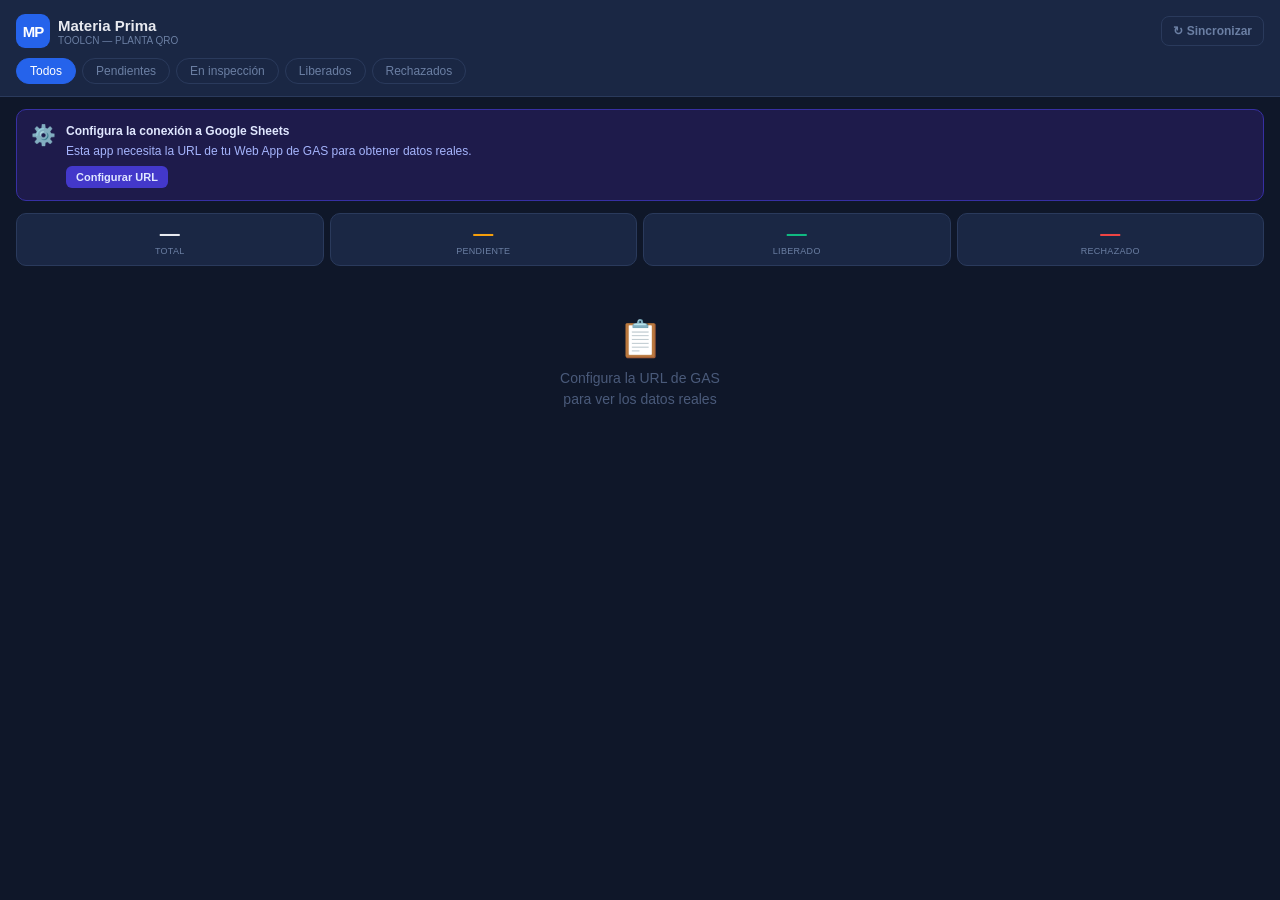
<file: toolcn-pwa/index.html>
<!DOCTYPE html>
<html lang="es">
<head>
  <meta charset="UTF-8">
  <meta name="viewport" content="width=device-width, initial-scale=1.0, user-scalable=no">
  <meta name="theme-color" content="#1a2744">
  <meta name="apple-mobile-web-app-capable" content="yes">
  <meta name="apple-mobile-web-app-status-bar-style" content="black-translucent">
  <meta name="apple-mobile-web-app-title" content="Mat. Prima">
  <title>Materia Prima — ToolCN</title>
  <link rel="manifest" href="manifest.json">
  <style>
    *{box-sizing:border-box;margin:0;padding:0;-webkit-tap-highlight-color:transparent}
    body{font-family:-apple-system,BlinkMacSystemFont,'Segoe UI',sans-serif;background:#0f1729;color:#e8eaf0;min-height:100vh;overscroll-behavior:none}

    /* HEADER */
    .header{background:#1a2744;padding:14px 16px 10px;position:sticky;top:0;z-index:100;border-bottom:1px solid #2a3a5c}
    .header-top{display:flex;align-items:center;justify-content:space-between;margin-bottom:10px}
    .logo{display:flex;align-items:center;gap:8px}
    .logo-icon{width:34px;height:34px;background:#2563eb;border-radius:9px;display:flex;align-items:center;justify-content:center;font-size:15px;font-weight:800;color:#fff;letter-spacing:-1px}
    .logo-text{font-size:15px;font-weight:600}
    .logo-sub{font-size:10px;color:#6b7fa3;margin-top:1px}
    .btn-sync{background:transparent;border:1px solid #2a3a5c;color:#6b7fa3;border-radius:8px;padding:7px 11px;font-size:12px;font-weight:600;cursor:pointer;display:flex;align-items:center;gap:5px;transition:all .15s}
    .btn-sync:active{background:#2a3a5c}
    .btn-sync.cargando{color:#2563eb;border-color:#2563eb}
    .filtros{display:flex;gap:6px;overflow-x:auto;padding-bottom:2px;scrollbar-width:none}
    .filtros::-webkit-scrollbar{display:none}
    .chip{padding:5px 13px;border-radius:20px;font-size:12px;font-weight:500;white-space:nowrap;border:1px solid #2a3a5c;background:transparent;color:#6b7fa3;cursor:pointer;flex-shrink:0}
    .chip.active{background:#2563eb;border-color:#2563eb;color:#fff}

    /* CONFIG BANNER */
    .banner-config{background:#1e1b4b;border:1px solid #3730a3;border-radius:10px;margin:12px 16px 0;padding:12px 14px;display:flex;align-items:flex-start;gap:10px}
    .banner-config.oculto{display:none}
    .banner-icon{font-size:20px;flex-shrink:0;margin-top:1px}
    .banner-txt{font-size:12px;color:#a5b4fc;line-height:1.5}
    .banner-txt b{color:#e0e7ff;display:block;margin-bottom:2px}
    .btn-config{margin-top:6px;background:#4338ca;border:none;color:#e0e7ff;border-radius:6px;padding:5px 10px;font-size:11px;font-weight:600;cursor:pointer}

    /* STATS */
    .stats{display:grid;grid-template-columns:repeat(4,1fr);gap:6px;padding:12px 16px}
    .stat{background:#1a2744;border-radius:10px;padding:9px 6px;text-align:center;border:1px solid #2a3a5c}
    .stat-num{font-size:20px;font-weight:700;line-height:1}
    .stat-lbl{font-size:9px;color:#6b7fa3;margin-top:3px;text-transform:uppercase;letter-spacing:.3px}
    .stat.total .stat-num{color:#e8eaf0}
    .stat.pendiente .stat-num{color:#f59e0b}
    .stat.liberado .stat-num{color:#10b981}
    .stat.rechazado .stat-num{color:#ef4444}

    /* LISTA */
    .lista{padding:0 16px 100px;display:flex;flex-direction:column;gap:8px}
    .card{background:#1a2744;border-radius:12px;border:1px solid #2a3a5c;overflow:hidden;cursor:pointer;transition:border-color .15s}
    .card:active{border-color:#4a5a7a}
    .card-header{display:flex;align-items:center;gap:9px;padding:11px 13px 7px}
    .dot{width:9px;height:9px;border-radius:50%;flex-shrink:0}
    .dot.pendiente{background:#f59e0b}
    .dot.liberado{background:#10b981}
    .dot.rechazado{background:#ef4444}
    .dot.inspeccion{background:#6366f1}
    .card-titulo{font-size:13px;font-weight:600;flex:1;letter-spacing:.3px}
    .badge{font-size:10px;font-weight:700;padding:3px 8px;border-radius:20px}
    .badge.pendiente{background:#422006;color:#f59e0b}
    .badge.liberado{background:#052e16;color:#10b981}
    .badge.rechazado{background:#450a0a;color:#ef4444}
    .badge.inspeccion{background:#1e1b4b;color:#818cf8}
    .card-body{display:grid;grid-template-columns:1fr 1fr;gap:3px 12px;padding:0 13px 9px}
    .fld{font-size:11px}
    .fld-k{color:#4a5a7a}
    .fld-v{color:#c8d0e0;font-weight:500}
    .card-footer{display:flex;border-top:1px solid #2a3a5c}
    .btn-act{flex:1;padding:9px;border:none;background:transparent;font-size:12px;font-weight:700;cursor:pointer;display:flex;align-items:center;justify-content:center;gap:4px}
    .btn-act:active{background:#0f1e3a}
    .btn-act+.btn-act{border-left:1px solid #2a3a5c}
    .btn-act.lib{color:#10b981}
    .btn-act.rech{color:#ef4444}

    /* OVERLAY */
    .overlay{display:none;position:fixed;inset:0;background:rgba(0,0,0,.75);z-index:200;align-items:flex-end}
    .overlay.v{display:flex}
    .modal{background:#1a2744;border-radius:20px 20px 0 0;padding:18px 18px 40px;width:100%;max-height:88vh;overflow-y:auto}
    .handle{width:36px;height:4px;background:#2a3a5c;border-radius:2px;margin:0 auto 14px}
    .modal-tit{font-size:16px;font-weight:700;margin-bottom:14px}
    .drow{display:flex;justify-content:space-between;align-items:center;padding:9px 0;border-bottom:1px solid #2a3a5c;font-size:13px}
    .drow:last-of-type{border-bottom:none}
    .dk{color:#6b7fa3}
    .dv{color:#e8eaf0;font-weight:500;text-align:right}
    .barra-acc{display:flex;gap:8px;margin-top:14px}
    .btn-lib{flex:1;padding:12px;border:none;border-radius:10px;background:#065f46;color:#10b981;font-size:14px;font-weight:700;cursor:pointer}
    .btn-rech{flex:1;padding:12px;border:none;border-radius:10px;background:#450a0a;color:#ef4444;font-size:14px;font-weight:700;cursor:pointer}
    .btn-lib:active,.btn-rech:active{opacity:.8}

    /* MODAL CONFIG */
    .campo-form{margin-bottom:13px}
    .campo-form label{font-size:12px;color:#6b7fa3;display:block;margin-bottom:4px}
    .campo-form input{width:100%;background:#0f1729;border:1px solid #2a3a5c;border-radius:8px;color:#e8eaf0;padding:10px 12px;font-size:13px}
    .campo-form input:focus{outline:none;border-color:#2563eb}
    .campo-form .hint{font-size:11px;color:#4a5a7a;margin-top:4px;line-height:1.4}
    .modal-btns{display:flex;gap:8px;margin-top:16px}
    .btn-cancel{flex:1;padding:11px;border:1px solid #2a3a5c;border-radius:9px;background:transparent;color:#6b7fa3;font-size:13px;font-weight:600;cursor:pointer}
    .btn-save{flex:2;padding:11px;border:none;border-radius:9px;background:#2563eb;color:#fff;font-size:13px;font-weight:600;cursor:pointer}

    /* TOAST */
    .toast{position:fixed;bottom:24px;left:50%;transform:translateX(-50%) translateY(80px);background:#10b981;color:#fff;padding:9px 20px;border-radius:24px;font-size:13px;font-weight:600;transition:transform .3s;z-index:300;white-space:nowrap}
    .toast.v{transform:translateX(-50%) translateY(0)}
    .toast.err{background:#ef4444}

    /* ESTADOS */
    .estado-cargando,.estado-error,.estado-vacio{text-align:center;padding:40px 20px;color:#4a5a7a}
    .estado-icon{font-size:36px;margin-bottom:8px}
    .estado-txt{font-size:14px;line-height:1.5}
    .spin{display:inline-block;animation:spin 1s linear infinite;font-size:28px;margin-bottom:8px}
    @keyframes spin{to{transform:rotate(360deg)}}
  </style>
</head>
<body>

<div class="header">
  <div class="header-top">
    <div class="logo">
      <div class="logo-icon">MP</div>
      <div>
        <div class="logo-text">Materia Prima</div>
        <div class="logo-sub">TOOLCN — PLANTA QRO</div>
      </div>
    </div>
    <button class="btn-sync" id="btnSync" onclick="cargarDatos()">&#8635; Sincronizar</button>
  </div>
  <div class="filtros">
    <button class="chip active" onclick="filtrar('todos',this)">Todos</button>
    <button class="chip" onclick="filtrar('pendiente',this)">Pendientes</button>
    <button class="chip" onclick="filtrar('inspeccion',this)">En inspecci&oacute;n</button>
    <button class="chip" onclick="filtrar('liberado',this)">Liberados</button>
    <button class="chip" onclick="filtrar('rechazado',this)">Rechazados</button>
  </div>
</div>

<!-- Banner de configuración (se oculta cuando hay URL guardada) -->
<div class="banner-config" id="bannerConfig">
  <div class="banner-icon">⚙️</div>
  <div>
    <div class="banner-txt">
      <b>Configura la conexión a Google Sheets</b>
      Esta app necesita la URL de tu Web App de GAS para obtener datos reales.
    </div>
    <button class="btn-config" onclick="abrirConfig()">Configurar URL</button>
  </div>
</div>

<div class="stats" id="stats">
  <div class="stat total"><div class="stat-num">—</div><div class="stat-lbl">Total</div></div>
  <div class="stat pendiente"><div class="stat-num">—</div><div class="stat-lbl">Pendiente</div></div>
  <div class="stat liberado"><div class="stat-num">—</div><div class="stat-lbl">Liberado</div></div>
  <div class="stat rechazado"><div class="stat-num">—</div><div class="stat-lbl">Rechazado</div></div>
</div>

<div class="lista" id="lista">
  <div class="estado-cargando">
    <div class="estado-icon">📋</div>
    <div class="estado-txt">Configura la URL de GAS<br>para ver los datos reales</div>
  </div>
</div>

<!-- MODAL DETALLE -->
<div class="overlay" id="ovDetalle" onclick="cerrarDetalle()">
  <div class="modal" onclick="event.stopPropagation()">
    <div class="handle"></div>
    <div id="detalleContenido"></div>
  </div>
</div>

<!-- MODAL CONFIG -->
<div class="overlay" id="ovConfig" onclick="cerrarConfig()">
  <div class="modal" onclick="event.stopPropagation()">
    <div class="handle"></div>
    <div class="modal-tit">⚙️ Configuración</div>
    <div class="campo-form">
      <label>URL del Web App de GAS</label>
      <input type="url" id="inpUrl" placeholder="https://script.google.com/macros/s/...">
      <div class="hint">
        Esta URL la obtienes en GAS: <b>Implementar → Nueva implementación → Web App</b>.<br>
        Cópiala y pégala aquí. Se guarda solo en este dispositivo.
      </div>
    </div>
    <div class="modal-btns">
      <button class="btn-cancel" onclick="cerrarConfig()">Cancelar</button>
      <button class="btn-save" onclick="guardarConfig()">Guardar y sincronizar</button>
    </div>
  </div>
</div>

<!-- TOAST -->
<div class="toast" id="toast"></div>

<script>
// ─── CONFIGURACIÓN ────────────────────────────────────────────────────────────
// La URL del GAS se guarda en localStorage del dispositivo
// Estructura esperada del JSON que debe devolver GAS:
// { "ok": true, "datos": [ { "colada","proveedor","diametro","peso","estatus","fecha","certificado","inspector" }, ... ] }
// ─────────────────────────────────────────────────────────────────────────────

const LS_URL = 'toolcn_mp_url';

let DATOS = [];
let filtroActual = 'todos';

const ETIQUETAS = {
  pendiente: 'Pendiente',
  inspeccion: 'En inspecci\u00f3n',
  liberado: 'Liberado',
  rechazado: 'Rechazado'
};

// ─── INIT ─────────────────────────────────────────────────────────────────────
(function init() {
  const url = localStorage.getItem(LS_URL);
  if (url) {
    document.getElementById('bannerConfig').classList.add('oculto');
    cargarDatos();
  }
  if ('serviceWorker' in navigator) {
    navigator.serviceWorker.register('./sw.js').catch(() => {});
  }
})();

// ─── CARGA DE DATOS DESDE GAS ─────────────────────────────────────────────────
function cargarDatos() {
  const url = localStorage.getItem(LS_URL);
  if (!url) { abrirConfig(); return; }

  const btn = document.getElementById('btnSync');
  btn.classList.add('cargando');
  btn.textContent = '⟳ Cargando...';
  mostrarCargando();

  // Usamos JSONP para evitar el problema de CORS con GAS
  const cbName = 'cb_mp_' + Date.now();
  const script = document.createElement('script');

  // Timeout por si GAS no responde
  const timer = setTimeout(function() {
    delete window[cbName];
    script.remove();
    btn.classList.remove('cargando');
    btn.innerHTML = '&#8635; Sincronizar';
    mostrarError('Tiempo de espera agotado. Verifica la URL de GAS.');
    mostrarToast('Error de conexión', 'err');
  }, 15000);

  window[cbName] = function(json) {
    clearTimeout(timer);
    delete window[cbName];
    script.remove();
    btn.classList.remove('cargando');
    btn.innerHTML = '&#8635; Sincronizar';

    if (!json.ok) {
      mostrarError(json.error || 'Respuesta inesperada del servidor');
      mostrarToast('Error del servidor', 'err');
      return;
    }
    DATOS = json.datos;
    renderStats();
    renderLista();
    mostrarToast('Datos actualizados ✓');
  };

  script.src = url + '?v=api&accion=getMateriaPrima&callback=' + cbName;
  document.head.appendChild(script);
}

// ─── RENDER ───────────────────────────────────────────────────────────────────
function renderStats() {
  const t = DATOS.length;
  const p = DATOS.filter(d => d.estatus === 'pendiente').length;
  const l = DATOS.filter(d => d.estatus === 'liberado').length;
  const r = DATOS.filter(d => d.estatus === 'rechazado').length;
  document.getElementById('stats').innerHTML = `
    <div class="stat total"><div class="stat-num">${t}</div><div class="stat-lbl">Total</div></div>
    <div class="stat pendiente"><div class="stat-num">${p}</div><div class="stat-lbl">Pendiente</div></div>
    <div class="stat liberado"><div class="stat-num">${l}</div><div class="stat-lbl">Liberado</div></div>
    <div class="stat rechazado"><div class="stat-num">${r}</div><div class="stat-lbl">Rechazado</div></div>
  `;
}

function renderLista() {
  const lista = document.getElementById('lista');
  const datos = filtroActual === 'todos' ? DATOS : DATOS.filter(d => d.estatus === filtroActual);

  if (!datos.length) {
    lista.innerHTML = `<div class="estado-vacio"><div class="estado-icon">📭</div><div class="estado-txt">Sin registros en esta categoría</div></div>`;
    return;
  }

  lista.innerHTML = datos.map((d, i) => {
    const idx = DATOS.indexOf(d);
    const acciones = (d.estatus === 'pendiente' || d.estatus === 'inspeccion') ? `
      <div class="card-footer">
        <button class="btn-act lib" onclick="event.stopPropagation();cambiarEstatus(${idx},'liberado')">✓ Liberar</button>
        <button class="btn-act rech" onclick="event.stopPropagation();cambiarEstatus(${idx},'rechazado')">✗ Rechazar</button>
      </div>` : '';
    return `
      <div class="card" onclick="verDetalle(${idx})">
        <div class="card-header">
          <div class="dot ${d.estatus}"></div>
          <div class="card-titulo">${d.colada || '—'}</div>
          <span class="badge ${d.estatus}">${ETIQUETAS[d.estatus] || d.estatus}</span>
        </div>
        <div class="card-body">
          <div class="fld"><span class="fld-k">Proveedor: </span><span class="fld-v">${d.proveedor || '—'}</span></div>
          <div class="fld"><span class="fld-k">Diám.: </span><span class="fld-v">${d.diametro ? d.diametro + ' mm' : '—'}</span></div>
          <div class="fld"><span class="fld-k">Peso: </span><span class="fld-v">${d.peso ? Number(d.peso).toLocaleString() + ' kg' : '—'}</span></div>
          <div class="fld"><span class="fld-k">Fecha: </span><span class="fld-v">${d.fecha || '—'}</span></div>
        </div>
        ${acciones}
      </div>`;
  }).join('');
}

function filtrar(f, btn) {
  filtroActual = f;
  document.querySelectorAll('.chip').forEach(c => c.classList.remove('active'));
  btn.classList.add('active');
  renderLista();
}

// ─── DETALLE ──────────────────────────────────────────────────────────────────
function verDetalle(idx) {
  const d = DATOS[idx];
  const acciones = (d.estatus === 'pendiente' || d.estatus === 'inspeccion') ? `
    <div class="barra-acc">
      <button class="btn-lib" onclick="cambiarEstatus(${idx},'liberado')">✓ Liberar</button>
      <button class="btn-rech" onclick="cambiarEstatus(${idx},'rechazado')">✗ Rechazar</button>
    </div>` : '';

  document.getElementById('detalleContenido').innerHTML = `
    <div style="display:flex;align-items:center;gap:9px;margin-bottom:14px">
      <div class="dot ${d.estatus}" style="width:11px;height:11px"></div>
      <div class="modal-tit" style="margin-bottom:0">${d.colada || '—'}</div>
      <span class="badge ${d.estatus}">${ETIQUETAS[d.estatus] || d.estatus}</span>
    </div>
    <div class="drow"><span class="dk">Proveedor</span><span class="dv">${d.proveedor || '—'}</span></div>
    <div class="drow"><span class="dk">Diámetro</span><span class="dv">${d.diametro ? d.diametro + ' mm' : '—'}</span></div>
    <div class="drow"><span class="dk">Peso</span><span class="dv">${d.peso ? Number(d.peso).toLocaleString() + ' kg' : '—'}</span></div>
    <div class="drow"><span class="dk">Certificado</span><span class="dv">${d.certificado || '—'}</span></div>
    <div class="drow"><span class="dk">Fecha entrada</span><span class="dv">${d.fecha || '—'}</span></div>
    <div class="drow"><span class="dk">Inspector</span><span class="dv">${d.inspector || 'Sin asignar'}</span></div>
    ${acciones}
  `;
  document.getElementById('ovDetalle').classList.add('v');
}

function cerrarDetalle() {
  document.getElementById('ovDetalle').classList.remove('v');
}

// ─── CAMBIO DE ESTATUS (envía a GAS) ─────────────────────────────────────────
async function cambiarEstatus(idx, nuevoEstatus) {
  const d = DATOS[idx];
  const url = localStorage.getItem(LS_URL);
  if (!url) { mostrarToast('Configura la URL primero', 'err'); return; }

  cerrarDetalle();
  mostrarToast(nuevoEstatus === 'liberado' ? 'Liberando...' : 'Rechazando...');

  try {
    const resp = await fetch(url, {
      method: 'POST',
      headers: { 'Content-Type': 'application/json' },
      body: JSON.stringify({ accion: 'setEstatus', colada: d.colada, estatus: nuevoEstatus })
    });
    const json = await resp.json();
    if (!json.ok) throw new Error(json.error || 'Error del servidor');

    // Actualiza local
    DATOS[idx].estatus = nuevoEstatus;
    renderStats();
    renderLista();
    mostrarToast(nuevoEstatus === 'liberado' ? 'Material liberado ✓' : 'Material rechazado ✗',
                 nuevoEstatus === 'rechazado' ? 'err' : '');
  } catch (err) {
    mostrarToast('Error: ' + err.message, 'err');
  }
}

// ─── CONFIG ───────────────────────────────────────────────────────────────────
function abrirConfig() {
  const url = localStorage.getItem(LS_URL) || '';
  document.getElementById('inpUrl').value = url;
  document.getElementById('ovConfig').classList.add('v');
}
function cerrarConfig() {
  document.getElementById('ovConfig').classList.remove('v');
}
function guardarConfig() {
  const url = document.getElementById('inpUrl').value.trim();
  if (!url.startsWith('https://script.google.com')) {
    mostrarToast('URL inválida. Debe empezar con https://script.google.com', 'err');
    return;
  }
  localStorage.setItem(LS_URL, url);
  document.getElementById('bannerConfig').classList.add('oculto');
  cerrarConfig();
  cargarDatos();
}

// ─── ESTADOS VISUALES ────────────────────────────────────────────────────────
function mostrarCargando() {
  document.getElementById('lista').innerHTML = `
    <div class="estado-cargando">
      <div class="spin">⟳</div>
      <div class="estado-txt">Conectando con Google Sheets...</div>
    </div>`;
}
function mostrarError(msg) {
  document.getElementById('lista').innerHTML = `
    <div class="estado-error">
      <div class="estado-icon">⚠️</div>
      <div class="estado-txt">${msg}<br><br>
        <button onclick="abrirConfig()" style="background:#2563eb;border:none;color:#fff;padding:8px 16px;border-radius:8px;font-size:13px;cursor:pointer">
          Revisar configuración
        </button>
      </div>
    </div>`;
}

// ─── TOAST ───────────────────────────────────────────────────────────────────
let toastTimer;
function mostrarToast(msg, tipo) {
  const t = document.getElementById('toast');
  t.textContent = msg;
  t.className = 'toast' + (tipo === 'err' ? ' err' : '') + ' v';
  clearTimeout(toastTimer);
  toastTimer = setTimeout(() => t.classList.remove('v'), 2800);
}
</script>
</body>
</html>
</file>
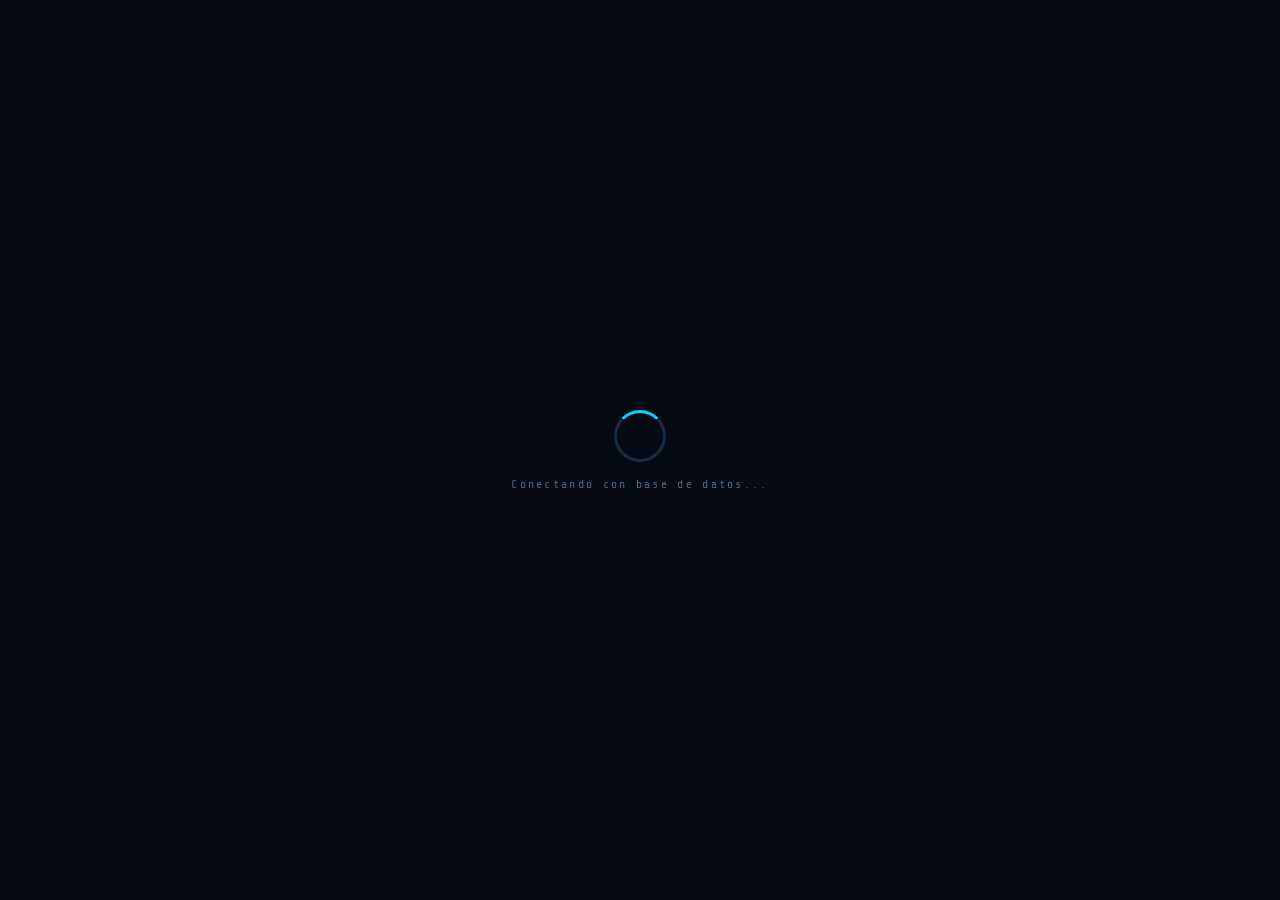
<file: pantalla_OM.html>
<!DOCTYPE html>
<html lang="es">
<head>
  <meta charset="UTF-8">
  <meta name="viewport" content="width=device-width, initial-scale=1.0">
  <title>Monitor OM — Taller</title>
  <link href="https://fonts.googleapis.com/css2?family=Rajdhani:wght@500;600;700&family=Share+Tech+Mono&display=swap" rel="stylesheet">
  <style>
    :root{
      --bg:#060a14;--panel:#0b1120;--border:#1a2a40;
      --accent:#00d4ff;--warn:#ff6b35;--danger:#ff2d55;
      --success:#00ff9d;--yellow:#ffd600;--text:#c8d8f0;--dim:#4a6a8a;
    }
    *{box-sizing:border-box;margin:0;padding:0}
    body{background:var(--bg);color:var(--text);font-family:'Rajdhani',sans-serif;height:100vh;overflow:hidden}
    body::after{content:'';position:fixed;inset:0;
      background-image:linear-gradient(rgba(0,212,255,.025) 1px,transparent 1px),
        linear-gradient(90deg,rgba(0,212,255,.025) 1px,transparent 1px);
      background-size:48px 48px;pointer-events:none;z-index:0}

    /* HEADER */
    header{position:fixed;top:0;left:0;right:0;z-index:200;height:56px;
      background:rgba(6,10,20,.97);border-bottom:1px solid var(--border);
      display:flex;align-items:center;padding:0 28px;gap:16px}
    .hdr-logo{font-size:1.3rem;font-weight:700;letter-spacing:.12em;color:#fff}
    .hdr-logo span{color:var(--accent)}
    .hdr-badge{font-family:'Share Tech Mono',monospace;font-size:.65rem;color:var(--dim);
      background:var(--panel);border:1px solid var(--border);padding:3px 10px;
      border-radius:6px;letter-spacing:.15em}
    .hdr-right{margin-left:auto;display:flex;align-items:center;gap:14px}
    #clock{font-family:'Share Tech Mono',monospace;font-size:1.1rem;color:var(--accent);letter-spacing:.1em}
    .pulse-dot{width:10px;height:10px;border-radius:50%;background:var(--success);
      box-shadow:0 0 10px var(--success);animation:blink 2s ease infinite}
    .pulse-dot.error{background:var(--danger);box-shadow:0 0 10px var(--danger)}
    #modo-label{font-family:'Share Tech Mono',monospace;font-size:.65rem;letter-spacing:.15em;
      color:var(--accent);background:rgba(0,212,255,.08);border:1px solid rgba(0,212,255,.25);
      padding:3px 12px;border-radius:20px}

    /* BARRA TEXTO */
    #progress-wrap{position:fixed;top:56px;left:0;right:0;z-index:200;height:36px;
      background:#050810;overflow:hidden;border-bottom:1px solid var(--border)}
    #progress-text-bg{position:absolute;inset:0;display:flex;align-items:center;
      justify-content:center;font-family:'Rajdhani',sans-serif;font-size:1.3rem;
      font-weight:700;letter-spacing:.35em;text-transform:uppercase;
      color:rgba(255,214,0,.12);white-space:nowrap;pointer-events:none;user-select:none}
    #progress-fill{position:absolute;top:0;left:0;bottom:0;width:0%;
      background:linear-gradient(90deg,rgba(255,214,0,.18),rgba(255,214,0,.28));
      transition:width .3s linear;overflow:hidden}
    #progress-text-fill{position:absolute;inset:0;display:flex;align-items:center;
      justify-content:center;font-family:'Rajdhani',sans-serif;font-size:1.3rem;
      font-weight:700;letter-spacing:.35em;text-transform:uppercase;
      color:var(--yellow);white-space:nowrap;pointer-events:none;user-select:none}

    /* STATS */
    .stats-strip{position:fixed;top:92px;left:0;right:0;z-index:190;
      display:flex;gap:8px;padding:8px 28px;background:var(--panel);
      border-bottom:1px solid var(--border)}
    .stat-box{display:flex;flex-direction:column;align-items:center;padding:5px 18px;
      border-radius:8px;border:1px solid var(--border);background:rgba(255,255,255,.03);min-width:90px}
    .stat-num{font-size:1.6rem;font-weight:700;line-height:1;color:#fff}
    .stat-lbl{font-family:'Share Tech Mono',monospace;font-size:.58rem;color:var(--dim);letter-spacing:.12em;margin-top:1px}
    .s-total .stat-num{color:var(--success)}.s-pend .stat-num{color:var(--warn)}
    .s-inic .stat-num{color:var(--accent)}.s-crit .stat-num{color:var(--danger)}
    #last-upd{margin-left:auto;font-family:'Share Tech Mono',monospace;font-size:.6rem;color:var(--dim);align-self:center}

    /* SCREENS */
    .screen{position:fixed;inset:0;display:none;z-index:10}
    .screen.active{display:flex;flex-direction:column}

    /* ══ PANTALLA TABLA ══ */
    #screen-tabla{padding:152px 24px 8px}

    .tabla-page-lbl{
      text-align:center;font-family:'Share Tech Mono',monospace;
      font-size:.75rem;color:var(--dim);letter-spacing:.2em;
      padding:4px 0 6px;flex-shrink:0}

    table{width:100%;border-collapse:separate;border-spacing:0 7px}

    thead th{
      font-family:'Share Tech Mono',monospace;font-size:.75rem;letter-spacing:.18em;
      color:var(--dim);text-transform:uppercase;padding:4px 14px;
      border-bottom:1px solid var(--border);text-align:left;white-space:nowrap}

    tbody tr{background:var(--panel);animation:rowIn .35s ease both}
    @keyframes rowIn{from{opacity:0;transform:translateY(8px)}to{opacity:1;transform:translateY(0)}}

    /* Marcos por prioridad en tabla (bordes más delgados) */
    tbody tr.pr-CRITICA{box-shadow:0 0 0 2px #ff2d55,0 0 16px rgba(255,45,85,.25)}
    tbody tr.pr-ALTA   {box-shadow:0 0 0 2px #ff6b35,0 0 14px rgba(255,107,53,.2)}
    tbody tr.pr-NORMAL {box-shadow:0 0 0 1px rgba(255,214,0,.4)}
    tbody tr.pr-BAJA   {box-shadow:0 0 0 1px rgba(135,206,250,.4)}

    /* Parpadeo por antigüedad */
    tbody tr.edad-2{animation:rowIn .35s ease both,parp2 1.4s ease infinite}
    tbody tr.edad-4{animation:rowIn .35s ease both,parp4 1.1s ease infinite}
    tbody tr.edad-6{animation:rowIn .35s ease both,parp6 .9s ease infinite}
    tbody tr.edad-8{animation:rowIn .35s ease both,parp8 .7s ease infinite}
    @keyframes parp2{0%,100%{opacity:1;background:var(--panel)}50%{opacity:.5;background:rgba(255,214,0,.1)}}
    @keyframes parp4{0%,100%{opacity:1;background:var(--panel)}50%{opacity:.45;background:rgba(255,107,53,.12)}}
    @keyframes parp6{0%,100%{opacity:1;background:var(--panel)}50%{opacity:.4;background:rgba(255,105,180,.12)}}
    @keyframes parp8{0%,100%{opacity:1;background:var(--panel)}50%{opacity:.35;background:rgba(255,45,85,.14)}}

    tbody td{padding:16px 14px;font-size:1.1rem;vertical-align:middle}
    tbody td:first-child{border-radius:8px 0 0 8px}
    tbody td:last-child{border-radius:0 8px 8px 0}
    .tf    {font-family:'Share Tech Mono',monospace;font-size:1rem;font-weight:700;color:var(--accent);white-space:nowrap}
    .tfecha{font-family:'Share Tech Mono',monospace;font-size:.85rem;color:var(--dim);white-space:nowrap}
    .tmaq  {font-weight:700;color:#fff;font-size:1.15rem}
    .tfalla{font-size:1rem}
    .ttm   {font-family:'Share Tech Mono',monospace;font-weight:700;text-align:center;white-space:nowrap;font-size:1.05rem}
    .ta{color:var(--danger)}.tm{color:var(--warn)}.tb{color:var(--success)}

    /* Badges */
    .badge{display:inline-block;padding:4px 11px;border-radius:5px;font-size:.78rem;
      font-weight:700;letter-spacing:.06em;text-transform:uppercase;white-space:nowrap}
    .bp-CRITICA{background:rgba(255,45,85,.2);color:#ff2d55;border:1px solid #ff2d55}
    .bp-ALTA   {background:rgba(255,107,53,.2);color:#ff6b35;border:1px solid #ff6b35}
    .bp-NORMAL {background:rgba(255,214,0,.15);color:#ffd600;border:1px solid rgba(255,214,0,.5)}
    .bp-BAJA   {background:rgba(135,206,250,.15);color:#87cefa;border:1px solid rgba(135,206,250,.5)}
    .be-PENDIENTE {background:rgba(255,107,53,.15);color:#ff6b35;border:1px solid rgba(255,107,53,.4)}
    .be-INICIADA  {background:rgba(0,212,255,.15);color:#00d4ff;border:1px solid rgba(0,212,255,.4)}
    .be-EN-PROCESO,.be-EN_PROCESO{background:rgba(168,85,247,.15);color:#a855f7;border:1px solid rgba(168,85,247,.4)}
    .be-ESPERA    {background:rgba(251,192,45,.15);color:#fbc02d;border:1px solid rgba(251,192,45,.4)}
    .be-ABIERTA   {background:rgba(0,255,157,.12);color:#00ff9d;border:1px solid rgba(0,255,157,.4)}

    .tdimg img{width:50px;height:50px;border-radius:7px;object-fit:cover;border:1px solid var(--border)}
    .tdimg .ni{color:var(--dim);font-family:'Share Tech Mono',monospace;font-size:.7rem}
    .empty-state{text-align:center;padding:60px;color:var(--dim);
      font-family:'Share Tech Mono',monospace;font-size:.85rem;letter-spacing:.1em}

    /* ══ PANTALLA DETALLE ══ */
    #screen-detalle{justify-content:center;align-items:center;padding:152px 40px 16px}

    .det-card{
      width:100%;max-width:1150px;background:var(--panel);
      border-radius:20px;display:flex;overflow:hidden;
      box-shadow:0 20px 60px rgba(0,0,0,.6);
      animation:cardIn .5s cubic-bezier(.34,1.3,.64,1) both;position:relative}
    @keyframes cardIn{from{opacity:0;transform:scale(.94) translateY(18px)}to{opacity:1;transform:scale(1) translateY(0)}}

    /* Bordes gruesos por prioridad en detalle */
    .det-card.pr-CRITICA{border:5px solid #ff2d55;box-shadow:0 0 0 5px #ff2d55,0 0 50px rgba(255,45,85,.5),0 20px 60px rgba(0,0,0,.6)}
    .det-card.pr-ALTA   {border:5px solid #ff6b35;box-shadow:0 0 0 5px #ff6b35,0 0 40px rgba(255,107,53,.4),0 20px 60px rgba(0,0,0,.6)}
    .det-card.pr-NORMAL {border:2px solid rgba(255,214,0,.45);box-shadow:0 0 25px rgba(255,214,0,.12),0 20px 60px rgba(0,0,0,.6)}
    .det-card.pr-BAJA   {border:2px solid rgba(135,206,250,.45);box-shadow:0 0 25px rgba(135,206,250,.12),0 20px 60px rgba(0,0,0,.6)}

    .det-img{width:36%;min-height:400px;background:#0a0f1e;display:flex;
      align-items:center;justify-content:center;overflow:hidden}
    .det-img img{width:100%;height:100%;object-fit:cover;opacity:.92}
    .det-no-img{display:flex;flex-direction:column;align-items:center;gap:12px;
      color:var(--dim);font-family:'Share Tech Mono',monospace;font-size:.8rem;letter-spacing:.1em}
    .det-no-img span{font-size:4rem}
    .det-info{flex:1;padding:32px 38px;display:flex;flex-direction:column;gap:16px}
    .det-head{display:flex;align-items:flex-start;justify-content:space-between;gap:16px}
    .det-folio{font-family:'Share Tech Mono',monospace;font-size:2rem;font-weight:700;color:var(--accent);letter-spacing:.1em}
    .det-badges{display:flex;gap:8px;flex-wrap:wrap;padding-top:6px}
    .det-maq  {font-size:2.1rem;font-weight:700;color:#fff;line-height:1.1}
    .det-area {font-size:1rem;color:var(--dim);font-family:'Share Tech Mono',monospace;letter-spacing:.1em}
    .det-falla{font-size:1.35rem;color:var(--text);line-height:1.4;
      border-left:3px solid var(--accent);padding-left:14px}
    .det-grid{display:grid;grid-template-columns:1fr 1fr;gap:12px;margin-top:4px}
    .det-field{display:flex;flex-direction:column;gap:3px}
    .det-flbl{font-family:'Share Tech Mono',monospace;font-size:.62rem;color:var(--dim);
      letter-spacing:.15em;text-transform:uppercase}
    .det-fval{font-size:1.05rem;font-weight:600;color:#fff}
    .det-tm  {font-family:'Share Tech Mono',monospace;font-size:2.8rem;font-weight:700;text-align:center;padding:10px 0}
    .det-tmlbl{font-family:'Share Tech Mono',monospace;font-size:.65rem;color:var(--dim);
      letter-spacing:.2em;text-align:center;margin-top:-10px}
    .det-counter{position:absolute;bottom:10px;right:0;left:0;text-align:center;
      font-family:'Share Tech Mono',monospace;font-size:.65rem;color:var(--dim);letter-spacing:.15em}

    /* ══ PANTALLA ALERTA ══ */
    #screen-alerta{justify-content:center;align-items:center;padding-top:152px;background:rgba(6,10,20,.97)}
    .al-wrap{text-align:center;max-width:960px;width:100%;padding:20px}
    .al-icon{font-size:5rem;margin-bottom:16px;animation:shake .4s ease infinite}
    @keyframes shake{0%,100%{transform:rotate(0)}25%{transform:rotate(-8deg) scale(1.05)}75%{transform:rotate(8deg) scale(1.05)}}
    .al-titulo{font-size:3rem;font-weight:700;letter-spacing:.15em;text-transform:uppercase;
      margin-bottom:8px;animation:parpadeo .7s ease infinite}
    @keyframes parpadeo{0%,100%{opacity:1}50%{opacity:.2}}
    .al-titulo.sin-asignar{color:var(--yellow)}.al-titulo.nueva{color:var(--danger)}
    .al-list{display:flex;flex-wrap:wrap;gap:16px;justify-content:center;margin-top:20px}
    .al-card{background:var(--panel);border-radius:14px;border:2px solid var(--warn);
      padding:20px 28px;min-width:260px;max-width:320px;text-align:left;
      box-shadow:0 0 30px rgba(255,107,53,.25);animation:cardIn .5s ease both}
    .al-folio{font-family:'Share Tech Mono',monospace;font-size:1.4rem;color:var(--warn);font-weight:700;margin-bottom:8px}
    .al-det{font-size:1rem;color:var(--text);line-height:1.5}
    .al-det b{color:#fff}
    .al-tm{font-family:'Share Tech Mono',monospace;font-size:1.8rem;font-weight:700;color:var(--danger);margin-top:10px}
    .al-ok{font-family:'Share Tech Mono',monospace;font-size:1.2rem;color:var(--success);letter-spacing:.15em;margin-top:24px}
    .al-check{font-size:4rem;display:block;animation:checkBounce .8s ease infinite;margin-bottom:16px}
    @keyframes checkBounce{0%,100%{transform:scale(1) rotate(-5deg)}50%{transform:scale(1.2) rotate(5deg)}}

    /* LOADER */
    #loader{position:fixed;inset:0;background:var(--bg);z-index:9999;
      display:flex;flex-direction:column;align-items:center;justify-content:center;gap:16px}
    .loader-ring{width:52px;height:52px;border-radius:50%;border:3px solid var(--border);
      border-top-color:var(--accent);animation:spin .8s linear infinite}
    .loader-txt{font-family:'Share Tech Mono',monospace;font-size:.72rem;color:var(--dim);letter-spacing:.2em}
    @keyframes spin{to{transform:rotate(360deg)}}
    @keyframes blink{0%,100%{opacity:1}50%{opacity:.2}}
  </style>
</head>
<body>

<div id="loader"><div class="loader-ring"></div><div class="loader-txt">Conectando con base de datos...</div></div>

<header>
  <div class="hdr-logo">Monitor <span>OM</span></div>
  <div class="hdr-badge">TALLER · TIEMPO REAL</div>
  <div id="modo-label">RESUMEN</div>
  <div class="hdr-right">
    <div id="clock">--:--:--</div>
    <div class="pulse-dot" id="sdot"></div>
  </div>
</header>

<div id="progress-wrap">
  <div id="progress-text-bg">CLAVOS NACIONALES &nbsp;·&nbsp; TOOL CN</div>
  <div id="progress-fill">
    <div id="progress-text-fill">CLAVOS NACIONALES &nbsp;·&nbsp; TOOL CN</div>
  </div>
</div>

<div class="stats-strip">
  <div class="stat-box s-total"><div class="stat-num" id="s-total">0</div><div class="stat-lbl">Órdenes vivas</div></div>
  <div class="stat-box s-pend"> <div class="stat-num" id="s-pend">0</div> <div class="stat-lbl">Pendientes</div></div>
  <div class="stat-box s-inic"> <div class="stat-num" id="s-inic">0</div> <div class="stat-lbl">En proceso</div></div>
  <div class="stat-box s-crit"> <div class="stat-num" id="s-crit">0</div> <div class="stat-lbl">Críticas</div></div>
  <div id="last-upd">—</div>
</div>

<!-- TABLA -->
<div class="screen active" id="screen-tabla">
  <div class="tabla-page-lbl" id="tabla-page-lbl"></div>
  <table>
    <thead><tr>
      <th>Folio</th><th>Fecha</th><th>Máquina</th><th>Área</th>
      <th>Falla</th><th>Tipo</th><th>Prioridad</th>
      <th>Técnico</th><th>T.M.</th><th>Estado</th><th>Ref</th>
    </tr></thead>
    <tbody id="tbody"></tbody>
  </table>
  <div id="empty" class="empty-state" style="display:none">✅ Sin órdenes activas</div>
</div>

<!-- DETALLE -->
<div class="screen" id="screen-detalle">
  <div class="det-card pr-NORMAL" id="det-card">
    <div class="det-img" id="det-img">
      <div class="det-no-img"><span>📷</span>Sin imagen</div>
    </div>
    <div class="det-info">
      <div class="det-head">
        <div>
          <div class="det-folio" id="d-folio">—</div>
          <div class="det-badges" id="d-badges"></div>
        </div>
        <div style="text-align:right">
          <div class="det-tm" id="d-tm">—</div>
          <div class="det-tmlbl">HRS TIEMPO MUERTO</div>
        </div>
      </div>
      <div class="det-maq"   id="d-maq">—</div>
      <div class="det-area"  id="d-area">—</div>
      <div class="det-falla" id="d-falla">—</div>
      <div class="det-grid">
        <div class="det-field"><div class="det-flbl">Tipo</div><div class="det-fval" id="d-tipo">—</div></div>
        <div class="det-field"><div class="det-flbl">Técnico</div><div class="det-fval" id="d-tec">—</div></div>
        <div class="det-field"><div class="det-flbl">Fecha generación</div><div class="det-fval" id="d-fecha">—</div></div>
        <div class="det-field"><div class="det-flbl">Fecha inicio</div><div class="det-fval" id="d-inicio">—</div></div>
      </div>
    </div>
    <div class="det-counter" id="d-counter"></div>
  </div>
</div>

<!-- ALERTA -->
<div class="screen" id="screen-alerta">
  <div class="al-wrap">
    <div class="al-icon" id="al-icon">🚨</div>
    <div class="al-titulo sin-asignar" id="al-titulo">ORDEN NUEVA SIN ASIGNAR</div>
    <div class="al-list" id="al-list"></div>
    <div class="al-ok" id="al-ok" style="display:none">
      <span class="al-check">✅</span>SIN ÓRDENES NUEVAS POR ATENDER
    </div>
  </div>
</div>

<script>
// ═══════════════════════════
//  CONFIG
// ═══════════════════════════
const SHEET_ID  = '1v21_Glgvk3ZV4SYpsMGbqNc97I7MO98BqkwmiJvYvnI';
const SHEET_TAB = 'OM';
const SERIE     = 'OM-';
const EXCLUIR   = ['CERRADA','CANCELADA'];
const MAX_FILAS = 6;   // máximo filas por página de tabla

const C = {
  FECHA:1, FOLIO:2, MAQUINA:3, AREA:4, FALLA:5, TIPO:6,
  PRIORIDAD:7, FINICIO:9, HRS_TM:12, TECNICOS:14, ESTADO:17, URL:21
};

// ── Duraciones ──
const DUR_TABLA  = 15000;  // <<< cambiar a 60000 en producción
const DUR_ALERTA = 6000;

function durDetalle(pk) {
  if (pk === 'CRITICA') return 12000;
  if (pk === 'ALTA')    return 8000;
  return 5000;  // NORMAL y BAJA
}

// ═══════════════════════════
//  ESTADO
// ═══════════════════════════
let ordenes    = [];
let foliosPend = new Set();
let modo       = 'tabla';
let cidx       = 0;
let tablaPage  = 0;
let timer      = null;
let ptimer     = null;

// ═══════════════════════════
//  RELOJ
// ═══════════════════════════
setInterval(() => {
  document.getElementById('clock').textContent =
    new Date().toLocaleTimeString('es-MX', {hour12:false});
}, 1000);

// ═══════════════════════════
//  HELPERS
// ═══════════════════════════
function v(row, col) {
  try {
    const c = row.c[col];
    if (!c || c.v == null) return '';
    if (typeof c.v === 'string' && c.v.startsWith('Date(')) {
      const p = c.v.replace('Date(','').replace(')','').split(',').map(Number);
      return new Date(p[0], p[1], p[2], p[3]||0, p[4]||0, p[5]||0);
    }
    return c.v;
  } catch { return ''; }
}

function ff(d) {
  if (!d) return '—';
  if (d instanceof Date)
    return d.toLocaleDateString('es-MX',{day:'2-digit',month:'2-digit'}) + ' ' +
           d.toLocaleTimeString('es-MX',{hour:'2-digit',minute:'2-digit',hour12:false});
  return String(d);
}

function calcTM(row) {
  // Siempre: NOW - Col B (fecha generacion), en tiempo real
  const f = v(row, C.FECHA);
  if (!(f instanceof Date)) return '—';
  return ((Date.now() - f.getTime()) / 3600000).toFixed(2);
}

function tmClass(h) {
  const n = parseFloat(h);
  if (isNaN(n)) return '';
  return n >= 4 ? 'ta' : n >= 2 ? 'tm' : 'tb';
}

function thumb(u) {
  if (!u) return '';
  const s = u.toString();
  if (s.includes('drive.google')) {
    const m = s.match(/\/d\/(.*?)\//);
    if (m) return `https://drive.google.com/thumbnail?id=${m[1]}&sz=w400`;
  }
  return s.startsWith('http') ? s : '';
}

function diasDesde(row) {
  const f = v(row, C.FECHA);
  if (!(f instanceof Date)) return 0;
  return (Date.now() - f.getTime()) / 86400000;
}

function edadClass(dias) {
  if (dias >= 8) return 'edad-8';
  if (dias >= 6) return 'edad-6';
  if (dias >= 4) return 'edad-4';
  if (dias >= 2) return 'edad-2';
  return '';
}

// Normalizar prioridad → clave CSS
function prioKey(raw) {
  const p = String(raw).toUpperCase().trim();
  if (p.includes('CRIT'))                    return 'CRITICA';
  if (p.includes('ALTA'))                    return 'ALTA';
  if (p.includes('NORM') || p.includes('MEDI')) return 'NORMAL';
  if (p.includes('BAJA'))                    return 'BAJA';
  return 'NORMAL';
}

// ═══════════════════════════
//  FETCH
// ═══════════════════════════
async function fetchDatos() {
  try {
    const r = await fetch(
      `https://docs.google.com/spreadsheets/d/${SHEET_ID}/gviz/tq?` +
      `tqx=out:json&sheet=${encodeURIComponent(SHEET_TAB)}&t=${Date.now()}`
    );
    const txt = await r.text();
    const j   = JSON.parse(txt.match(/google\.visualization\.Query\.setResponse\(([\s\S]*)\)/)[1]);
    return j.table.rows || [];
  } catch(e) { console.error(e); return null; }
}

// ═══════════════════════════
//  PROCESAR
// ═══════════════════════════
function procesar(filas) {
  const orden = {CRITICA:0, ALTA:1, NORMAL:2, BAJA:3};
  return filas
    .filter(r => {
      const fo = String(v(r, C.FOLIO));
      const es = String(v(r, C.ESTADO)).toUpperCase().trim();
      return fo.startsWith(SERIE) && !EXCLUIR.includes(es);
    })
    .sort((a, b) => {
      return (orden[prioKey(v(a,C.PRIORIDAD))] ?? 9) -
             (orden[prioKey(v(b,C.PRIORIDAD))] ?? 9);
    });
}

// ═══════════════════════════
//  STATS
// ═══════════════════════════
function stats() {
  document.getElementById('s-total').textContent = ordenes.length;
  document.getElementById('s-pend').textContent  =
    ordenes.filter(r => String(v(r,C.ESTADO)).toUpperCase().includes('PENDIENTE')).length;
  document.getElementById('s-inic').textContent  =
    ordenes.filter(r => {
      const e = String(v(r,C.ESTADO)).toUpperCase();
      return e.includes('INICIADA') || e.includes('PROCESO');
    }).length;
  document.getElementById('s-crit').textContent  =
    ordenes.filter(r => prioKey(v(r,C.PRIORIDAD)) === 'CRITICA').length;
  document.getElementById('last-upd').textContent =
    'Act: ' + new Date().toLocaleTimeString('es-MX',{hour12:false});
}

// ═══════════════════════════
//  PROGRESS BAR
// ═══════════════════════════
function prog(dur) {
  clearInterval(ptimer);
  const fill = document.getElementById('progress-fill');
  const s    = Date.now();
  fill.style.transition = 'none';
  fill.style.width = '0%';
  ptimer = setInterval(() => {
    const p = Math.min(100, ((Date.now()-s)/dur)*100);
    fill.style.transition = 'width .3s linear';
    fill.style.width = p + '%';
    if (p >= 100) clearInterval(ptimer);
  }, 200);
}

// ═══════════════════════════
//  MOSTRAR SCREEN
// ═══════════════════════════
function show(id) {
  document.querySelectorAll('.screen').forEach(s => s.classList.remove('active'));
  document.getElementById(id).classList.add('active');
}

// ═══════════════════════════
//  CICLO
// ═══════════════════════════
function irTabla() {
  modo = 'tabla';
  tablaPage = 0;
  document.getElementById('modo-label').textContent = 'RESUMEN';
  mostrarPaginaTabla();
}

function mostrarPaginaTabla() {
  show('screen-tabla');
  renderTablaPagina(tablaPage);
  prog(DUR_TABLA);
  timer = setTimeout(() => {
    const totalPags = Math.max(1, Math.ceil(ordenes.length / MAX_FILAS));
    tablaPage++;
    if (tablaPage < totalPags) {
      mostrarPaginaTabla();          // siguiente página
    } else {
      // terminaron las páginas → carrusel
      if (ordenes.length > 0) { cidx = 0; irDetalle(); }
      else { irAlerta(); }
    }
  }, DUR_TABLA);
}

function irDetalle() {
  if (cidx >= ordenes.length) { irAlerta(); return; }
  modo = 'detalle';
  const row = ordenes[cidx];
  const pk  = prioKey(v(row, C.PRIORIDAD));
  const dur = durDetalle(pk);
  document.getElementById('modo-label').textContent = `ORDEN ${cidx+1}/${ordenes.length}`;
  renderDetalle(row, cidx+1, ordenes.length, dur);
  show('screen-detalle');
  prog(dur);
  timer = setTimeout(() => { cidx++; irDetalle(); }, dur);
}

function irAlerta() {
  modo = 'alerta';
  document.getElementById('modo-label').textContent = 'ALERTAS';
  renderAlerta();
  show('screen-alerta');
  prog(DUR_ALERTA);
  timer = setTimeout(() => irTabla(), DUR_ALERTA);
}

// ═══════════════════════════
//  RENDER TABLA (paginada)
// ═══════════════════════════
function renderTablaPagina(page) {
  const tb = document.getElementById('tbody');
  if (!tb) return;
  tb.innerHTML = '';

  const lbl      = document.getElementById('tabla-page-lbl');
  const totalPag = Math.max(1, Math.ceil(ordenes.length / MAX_FILAS));

  if (ordenes.length === 0) {
    document.getElementById('empty').style.display = 'block';
    lbl.textContent = '';
    return;
  }
  document.getElementById('empty').style.display = 'none';

  const inicio = page * MAX_FILAS;
  const slice  = ordenes.slice(inicio, inicio + MAX_FILAS);

  lbl.textContent = totalPag > 1
    ? `PÁGINA ${page+1} DE ${totalPag}  ·  ${ordenes.length} órdenes activas`
    : `${ordenes.length} órdenes activas`;

  slice.forEach((row, i) => {
    const fo  = v(row,C.FOLIO)     || '—';
    const fe  = v(row,C.FECHA);
    const ma  = v(row,C.MAQUINA)   || '—';
    const ar  = v(row,C.AREA)      || '—';
    const fa  = v(row,C.FALLA)     || '—';
    const ti  = v(row,C.TIPO)      || '—';
    const prR = String(v(row,C.PRIORIDAD) || '');
    const pk  = prioKey(prR);
    const te  = v(row,C.TECNICOS)  || '—';
    const es  = String(v(row,C.ESTADO) || '').toUpperCase().trim();
    const t   = calcTM(row);
    const th  = thumb(v(row,C.URL));
    const ek  = es.replace(/\s+/g,'-');
    const ec  = edadClass(diasDesde(row));

    const tr = document.createElement('tr');
    tr.classList.add('pr-' + pk);
    if (ec) tr.classList.add(ec);
    tr.style.animationDelay = (i * .05) + 's';

    tr.innerHTML =
      `<td class="tf">${fo}</td>` +
      `<td class="tfecha">${ff(fe)}</td>` +
      `<td class="tmaq">${ma}</td>` +
      `<td style="font-size:1rem">${ar}</td>` +
      `<td class="tfalla">${fa}</td>` +
      `<td style="font-size:.88rem;color:var(--dim)">${ti}</td>` +
      `<td><span class="badge bp-${pk}">${prR || pk}</span></td>` +
      `<td style="font-size:.95rem">${te}</td>` +
      `<td class="ttm ${tmClass(t)}">${t}h</td>` +
      `<td><span class="badge be-${ek}">${es}</span></td>` +
      `<td class="tdimg">${th ? `<img src="${th}">` : '<span class="ni">—</span>'}</td>`;

    tb.appendChild(tr);
  });
}

// ═══════════════════════════
//  RENDER DETALLE
// ═══════════════════════════
function renderDetalle(row, num, total, dur) {
  const fo  = v(row,C.FOLIO)     || '—';
  const ma  = v(row,C.MAQUINA)   || '—';
  const ar  = v(row,C.AREA)      || '—';
  const fa  = v(row,C.FALLA)     || '—';
  const ti  = v(row,C.TIPO)      || '—';
  const te  = v(row,C.TECNICOS)  || '—';
  const prR = String(v(row,C.PRIORIDAD) || '');
  const pk  = prioKey(prR);
  const es  = String(v(row,C.ESTADO) || '').toUpperCase().trim();
  const fe  = v(row,C.FECHA);
  const fi  = v(row,C.FINICIO);
  const t   = calcTM(row);
  const th  = thumb(v(row,C.URL));
  const ek  = es.replace(/\s+/g,'-');

  document.getElementById('d-folio').textContent  = fo;
  document.getElementById('d-maq').textContent    = ma;
  document.getElementById('d-area').textContent   = ar;
  document.getElementById('d-falla').textContent  = fa;
  document.getElementById('d-tipo').textContent   = ti;
  document.getElementById('d-tec').textContent    = te;
  document.getElementById('d-fecha').textContent  = ff(fe);
  document.getElementById('d-inicio').textContent = ff(fi) || '—';
  document.getElementById('d-counter').textContent =
    `${num} DE ${total}  ·  próxima en ${dur/1000}s`;

  const tmEl = document.getElementById('d-tm');
  tmEl.textContent = t + ' h';
  tmEl.style.color = parseFloat(t) >= 4 ? 'var(--danger)' :
                     parseFloat(t) >= 2 ? 'var(--warn)'   : 'var(--success)';

  document.getElementById('d-badges').innerHTML =
    `<span class="badge bp-${pk}">${prR||pk}</span> ` +
    `<span class="badge be-${ek}">${es}</span>`;

  // Imagen
  document.getElementById('det-img').innerHTML = th
    ? `<img src="${th}" alt="ref">`
    : '<div class="det-no-img"><span>📷</span>Sin imagen de referencia</div>';

  // Marco por prioridad + re-animar
  const card = document.getElementById('det-card');
  card.className = `det-card pr-${pk}`;
  card.style.animation = 'none';
  void card.offsetWidth;
  card.style.animation = 'cardIn .5s cubic-bezier(.34,1.3,.64,1) both';
}

// ═══════════════════════════
//  RENDER ALERTA
// ═══════════════════════════
function renderAlerta() {
  const pends = ordenes.filter(r =>
    String(v(r,C.ESTADO)).toUpperCase().trim() === 'PENDIENTE'
  );
  const li = document.getElementById('al-list');
  const ok = document.getElementById('al-ok');
  const ti = document.getElementById('al-titulo');
  const ic = document.getElementById('al-icon');
  li.innerHTML = '';

  if (pends.length === 0) {
    ti.style.display = 'none';
    ic.style.display = 'none';
    ok.style.display = 'block';
    return;
  }

  ic.style.display = 'block';
  ok.style.display = 'none';
  ti.style.display = 'block';
  ti.textContent   = 'ORDEN NUEVA SIN ASIGNAR';
  ti.className     = 'al-titulo sin-asignar';

  pends.forEach((row, i) => {
    const fo = v(row,C.FOLIO)     || '—';
    const ma = v(row,C.MAQUINA)   || '—';
    const fa = v(row,C.FALLA)     || '—';
    const pr = v(row,C.PRIORIDAD) || '—';
    const t  = calcTM(row);
    const d  = document.createElement('div');
    d.className = 'al-card';
    d.style.animationDelay = (i * .1) + 's';
    d.innerHTML =
      `<div class="al-folio">🔴 ${fo}</div>` +
      `<div class="al-det"><b>${ma}</b><br>${fa}<br>Prioridad: <b>${pr}</b></div>` +
      `<div class="al-tm">${t} h esperando</div>`;
    li.appendChild(d);
  });
}

// ═══════════════════════════
//  ACTUALIZAR
// ═══════════════════════════
async function actualizar() {
  const dot   = document.getElementById('sdot');
  const filas = await fetchDatos();
  if (!filas) { dot.classList.add('error'); return; }
  dot.classList.remove('error');
  ordenes = procesar(filas);
  stats();

  // Detectar nuevas PENDIENTES
  const nuevasPend = new Set(
    ordenes
      .filter(r => String(v(r,C.ESTADO)).toUpperCase().trim() === 'PENDIENTE')
      .map(r => String(v(r,C.FOLIO)))
  );
  let hayNuevas = false;
  nuevasPend.forEach(f => { if (!foliosPend.has(f)) hayNuevas = true; });
  foliosPend = nuevasPend;

  document.getElementById('loader').style.display = 'none';

  if (hayNuevas && modo !== 'alerta') {
    clearTimeout(timer);
    clearInterval(ptimer);
    irAlerta();
  } else if (modo === 'tabla') {
    renderTablaPagina(tablaPage);
  }
}

// ═══════════════════════════
//  TIMER TM EN VIVO (cada 5s)
// ═══════════════════════════
function actualizarTMEnVivo() {
  // Actualizar TM en tabla visible
  if (modo === 'tabla') {
    const filas = document.querySelectorAll('#tbody tr');
    filas.forEach((tr, i) => {
      const page  = tablaPage;
      const idx   = page * MAX_FILAS + i;
      if (idx >= ordenes.length) return;
      const row   = ordenes[idx];
      const t     = calcTM(row);
      // La celda TM es la 9a (índice 8)
      const tdTM  = tr.cells[8];
      if (tdTM) {
        tdTM.textContent = t + 'h';
        tdTM.className   = 'ttm ' + tmClass(t);
      }
    });
  }
  // Actualizar TM en detalle visible
  if (modo === 'detalle' && cidx < ordenes.length) {
    const t    = calcTM(ordenes[cidx]);
    const tmEl = document.getElementById('d-tm');
    if (tmEl) {
      tmEl.textContent = t + ' h';
      tmEl.style.color = parseFloat(t) >= 4 ? 'var(--danger)' :
                         parseFloat(t) >= 2 ? 'var(--warn)'   : 'var(--success)';
    }
  }
}

// ═══════════════════════════
//  ARRANQUE
// ═══════════════════════════
(async () => {
  await actualizar();
  irTabla();
  setInterval(actualizar, 60000);      // refresco datos cada 60s
  setInterval(actualizarTMEnVivo, 5000); // TM en vivo cada 5s
})();
</script>
</body>
</html>
</file>
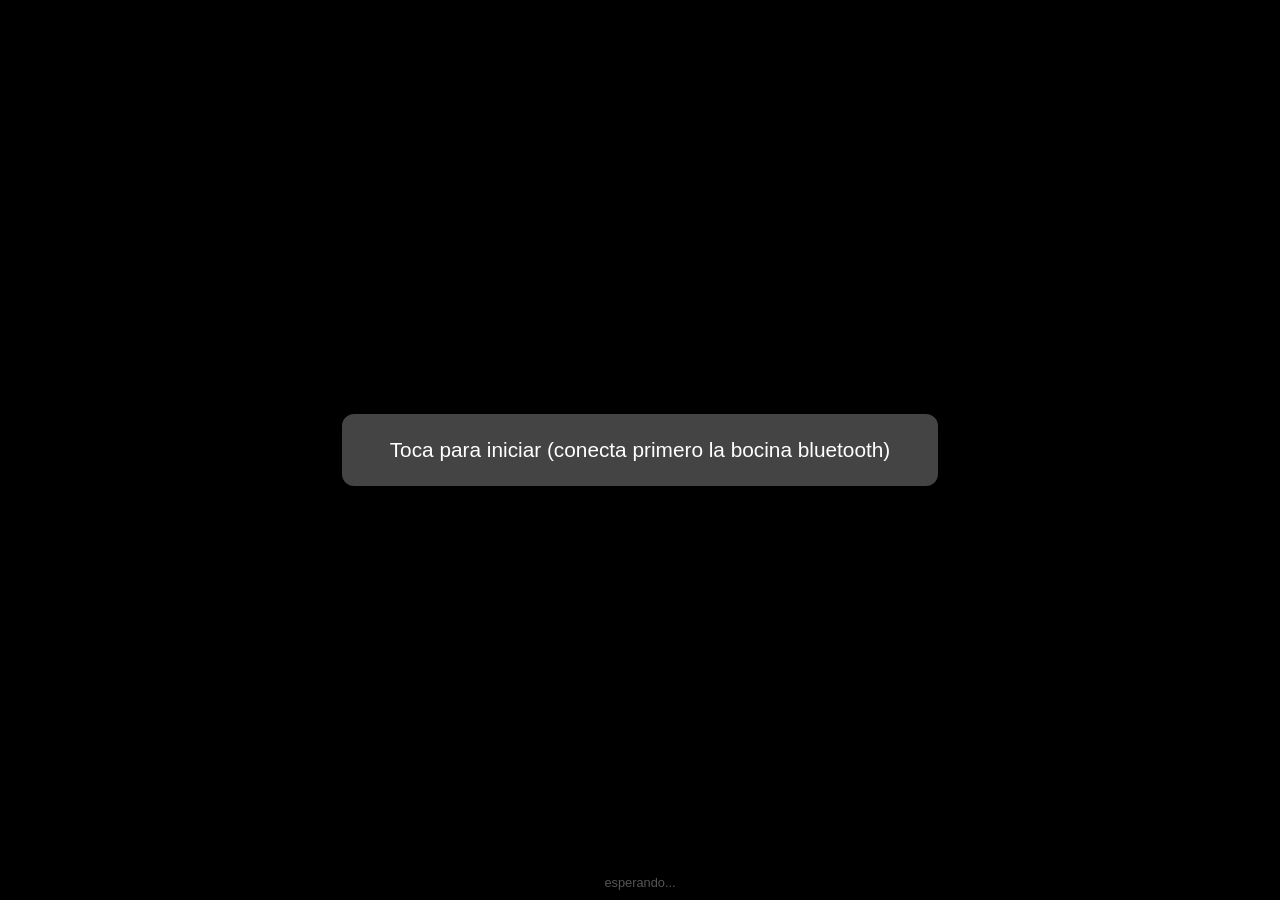
<file: aventura-verity/celular-voz.html>
<!DOCTYPE html>
<html lang="es">
<head>
<meta charset="UTF-8">
<meta name="viewport" content="width=device-width, initial-scale=1.0">
<title>Verity - Voz</title>
<style>
  body {
    background: #000;
    color: #eee;
    font-family: sans-serif;
    display: flex;
    align-items: center;
    justify-content: center;
    height: 100vh;
    margin: 0;
    text-align: center;
  }
  button {
    padding: 24px 48px;
    font-size: 1.3rem;
    border-radius: 12px;
    border: none;
    background: #444;
    color: white;
  }
  #estado {
    position: fixed;
    bottom: 10px;
    font-size: 0.8rem;
    color: #555;
  }
</style>
</head>
<body>

<button id="btnIniciar">Toca para iniciar (conecta primero la bocina bluetooth)</button>
<audio id="reproductor"></audio>
<div id="estado">esperando...</div>

<script src="verity-polling.js"></script>
<script>
  const boton = document.getElementById('btnIniciar');
  const audio = document.getElementById('reproductor');
  const estado = document.getElementById('estado');

  boton.addEventListener('click', () => {
    audio.src = "audios/silencio.mp3";
    audio.play().catch(() => {});

    boton.style.display = 'none';
    estado.textContent = 'conectado, esperando eventos...';

    iniciarSondeo((evento) => {
      estado.textContent = `reproduciendo: ${evento}`;
      audio.src = `audios/${evento}.mp3`;
      audio.play().catch(err => console.error("No se pudo reproducir:", err));
    });
  });
</script>
</body>
</html>
</file>
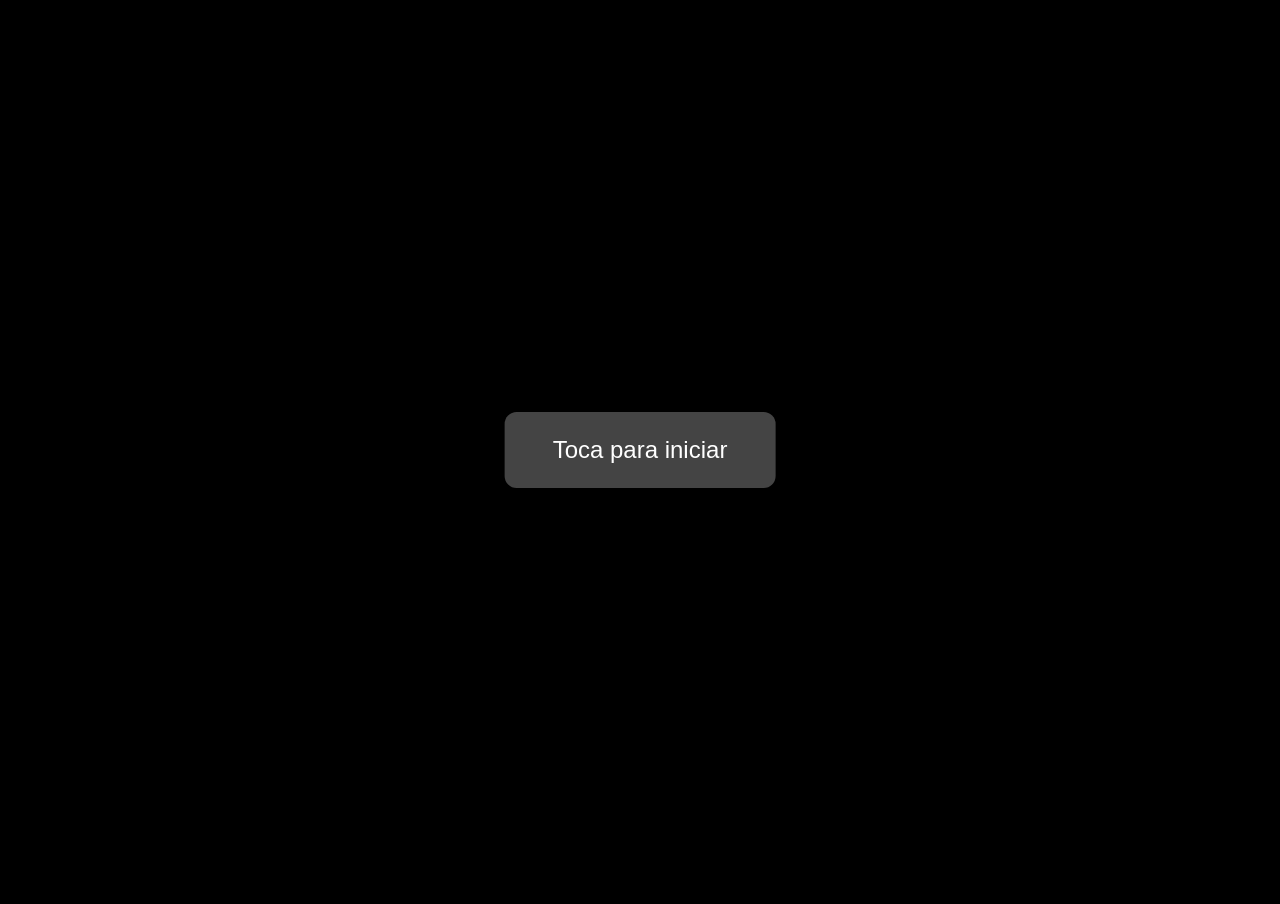
<file: aventura-verity/tv-ventana.html>
<!DOCTYPE html>
<html lang="es">
<head>
<meta charset="UTF-8">
<meta name="viewport" content="width=device-width, initial-scale=1.0">
<title>Verity - Ventana</title>
<style>
  body { margin: 0; background: #000; overflow: hidden; }
  video {
    width: 100vw;
    height: 100vh;
    object-fit: cover;
  }
  #btnIniciar {
    position: absolute;
    top: 50%;
    left: 50%;
    transform: translate(-50%, -50%);
    padding: 24px 48px;
    font-size: 1.5rem;
    border-radius: 12px;
    border: none;
    background: #444;
    color: white;
  }
</style>
</head>
<body>

<button id="btnIniciar">Toca para iniciar</button>
<video id="ventana" muted playsinline></video>

<script src="verity-polling.js"></script>
<script>
  const boton = document.getElementById('btnIniciar');
  const video = document.getElementById('ventana');

  const EVENTOS_UNA_VEZ = ["acto3_transformacion", "acto3_reto_final_exito"];

  boton.addEventListener('click', () => {
    video.src = "videos/noche_tranquila.mp4";
    video.muted = false;
    video.loop = true;
    video.play().catch(() => {});

    boton.style.display = 'none';

    iniciarSondeo((evento) => {
      video.src = `videos/${evento}.mp4`;
      video.loop = !EVENTOS_UNA_VEZ.includes(evento);
      video.play().catch(err => console.error("No se pudo reproducir:", err));
    });
  });

  video.addEventListener('ended', () => {
    if (!video.loop) {
      video.src = "videos/noche_tranquila.mp4";
      video.loop = true;
      video.play().catch(() => {});
    }
  });
</script>
</body>
</html>
</file>
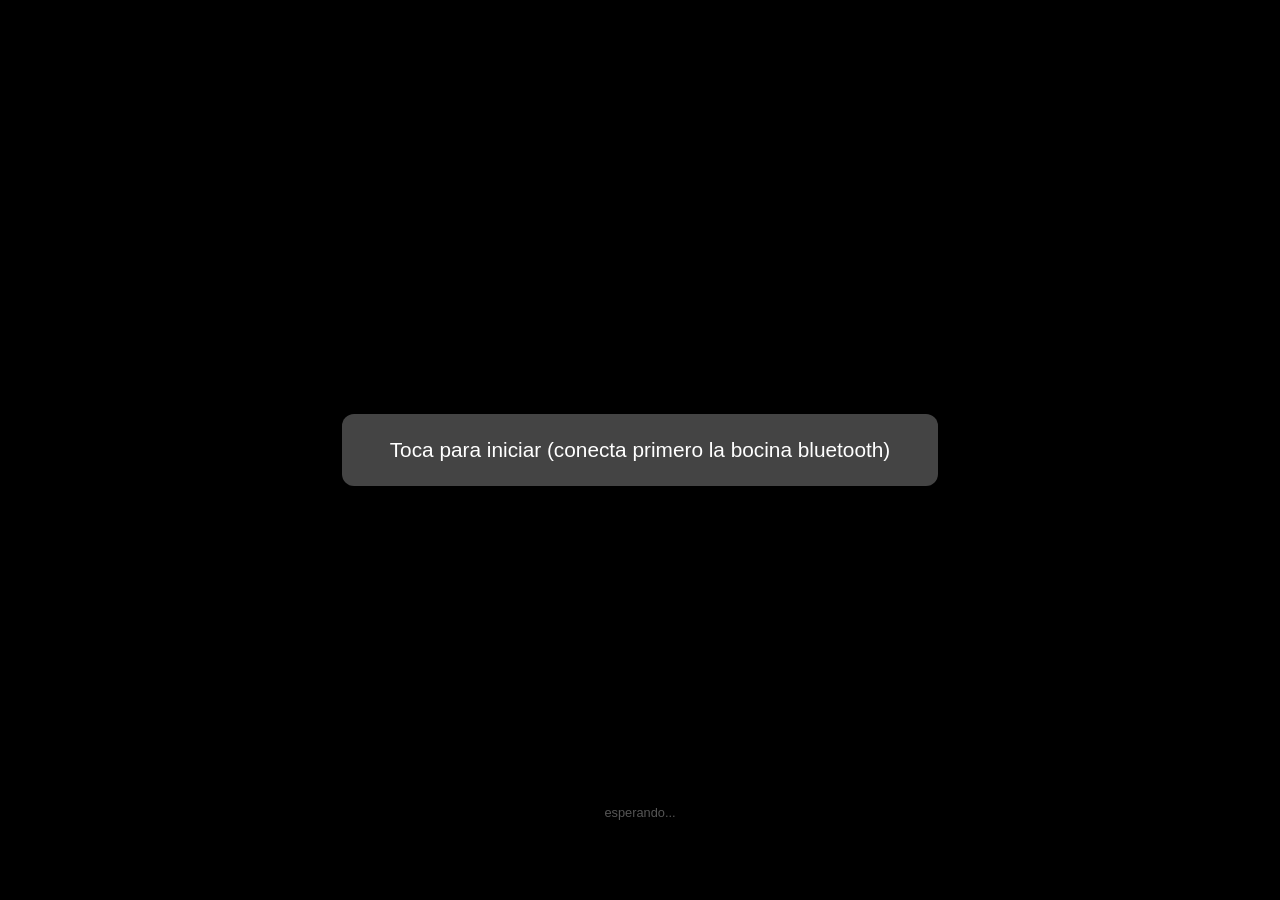
<file: verity/cel.html>
<!DOCTYPE html>
<html lang="es">
<head>
<meta charset="UTF-8">
<meta name="viewport" content="width=device-width, initial-scale=1.0">
<title>Verity - Voz</title>
<style>
  body {
    background: #000;
    color: #eee;
    font-family: sans-serif;
    display: flex;
    flex-direction: column;
    align-items: center;
    justify-content: center;
    height: 100vh;
    margin: 0;
    text-align: center;
    gap: 16px;
  }
  button {
    padding: 24px 48px;
    font-size: 1.3rem;
    border-radius: 12px;
    border: none;
    background: #444;
    color: white;
  }
  #btn-disparo {
    display: none;
    position: fixed;
    bottom: 20px;
    padding: 26px 44px;
    font-size: 1.4rem;
    background: #6a1a1a;
    border-radius: 16px;
  }
  #btn-disparo.visible { display: block; }
  .soundboard {
    display: none;
    flex-direction: column;
    gap: 10px;
    width: 90%;
    max-width: 360px;
    margin-bottom: 80px;
  }
  .soundboard.visible { display: flex; }
  .soundboard button {
    padding: 14px 20px;
    font-size: 1rem;
    background: #1a3a5c;
    border-radius: 10px;
  }
  #estado {
    position: fixed;
    bottom: 80px;
    font-size: 0.8rem;
    color: #555;
  }
</style>
</head>
<body>

<button id="btnIniciar">Toca para iniciar (conecta primero la bocina bluetooth)</button>
<audio id="reproductor"></audio>
<audio id="loop-persecucion" loop></audio>
<audio id="cancion-fondo" loop></audio>
<div id="estado">esperando...</div>
<div id="soundboard-guia" class="soundboard">
  <button onclick="reproducirFraseGuia('acto1_guia_llevame')">🎒 Llévame contigo</button>
  <button onclick="reproducirFraseGuia('acto1_guia_comenzar')">🔍 Comencemos</button>
  <button onclick="reproducirFraseGuia('acto1_guia_derecho')">⬆️ Sigue derecho</button>
  <button onclick="reproducirFraseGuia('acto1_guia_izquierda')">⬅️ Izquierda</button>
  <button onclick="reproducirFraseGuia('acto1_guia_derecha')">➡️ Derecha</button>
  <button onclick="reproducirFraseGuia('acto1_guia_atras')">↩️ Te pasaste</button>
  <button onclick="reproducirFraseGuia('acto1_guia_bano')">🚽 Baño</button>
  <button onclick="reproducirFraseGuia('acto1_guia_gas')">💨 Gas</button>
  <button onclick="reproducirFraseGuia('acto1_guia_ya_no_bano')">😅 Ya no</button>
  <button onclick="reproducirFraseGuia('acto1_guia_regresa')">📱 Regresa a la tablet</button>
</div>
<button id="btn-disparo" onclick="dispararArma()">🔫 Bruno disparó</button>

<script src="polling.js"></script>
<script>
  const boton = document.getElementById('btnIniciar');
  const audio = document.getElementById('reproductor');
  const loopPersecucion = document.getElementById('loop-persecucion');
  const cancionFondo = document.getElementById('cancion-fondo');
  const estado = document.getElementById('estado');

  // Ajusta esto a la duración real de videos/verity-destruida.mp4
  const DURACION_VIDEO_DESTRUIDA_MS = 10000;

  let ultimoEventoReproducido = null;

  audio.addEventListener('ended', () => {
    if (!ultimoEventoReproducido) return;
    fetch(`${TABLERO_URL}?clave=${CLAVE}`, {
      method: "POST",
      body: JSON.stringify({ tipo: 'audio_terminado', evento: ultimoEventoReproducido })
    }).catch(err => console.error("No se pudo avisar fin de audio:", err));
  });

  function reproducirFraseGuia(nombreArchivo) {
    const audioGuia = new Audio(`audios/${nombreArchivo}.mp3`);
    audioGuia.play().catch(err => console.error("No se pudo reproducir:", err));

    if (nombreArchivo === 'acto1_guia_regresa') {
      fetch(`${TABLERO_URL}?clave=${CLAVE}`, {
        method: "POST",
        body: JSON.stringify({ evento: 'acto1_guia_regresa' })
      }).catch(err => console.error("No se pudo avisar a la tablet:", err));
    }
  }

  function dispararArma() {
    fetch(`${TABLERO_URL}?clave=${CLAVE}`, {
      method: "POST",
      body: JSON.stringify({ evento: 'acto3_disparo_arma' })
    }).catch(err => console.error("No se pudo enviar la señal:", err));
  }

  boton.addEventListener('click', () => {
    audio.src = "audios/silencio.mp3";
    audio.play().catch(() => {});

    boton.style.display = 'none';
    estado.textContent = 'conectado, esperando eventos...';

    iniciarSondeo((evento) => {
      if (evento === 'reiniciar_todo') {
        ultimoEventoReproducido = null;
        audio.src = "audios/silencio.mp3";
        audio.play().catch(() => {});
        loopPersecucion.pause();
        loopPersecucion.currentTime = 0;
        cancionFondo.pause();
        cancionFondo.currentTime = 0;
        document.getElementById('btn-disparo').classList.remove('visible');
        document.getElementById('soundboard-guia').classList.remove('visible');
        estado.textContent = 'reiniciado, esperando eventos...';
        return;
      }

      if (evento === 'acto3_disparo_arma') {
        loopPersecucion.pause();
        loopPersecucion.currentTime = 0;
        cancionFondo.pause();
        cancionFondo.currentTime = 0;
        document.getElementById('btn-disparo').classList.remove('visible');
        estado.textContent = 'esperando el final...';
        setTimeout(() => {
          ultimoEventoReproducido = 'acto3_final';
          audio.src = 'audios/acto3_final.mp3';
          audio.play().catch(err => console.error("No se pudo reproducir:", err));
        }, DURACION_VIDEO_DESTRUIDA_MS);
        return;
      }

      estado.textContent = `reproduciendo: ${evento}`;
      ultimoEventoReproducido = evento;
      audio.src = `audios/${evento}.mp3`;
      audio.play().catch(err => console.error("No se pudo reproducir:", err));

      if (evento === 'acto1_guia_inicio') {
        document.getElementById('soundboard-guia').classList.add('visible');
      }

      if (evento === 'acto1_hacha_obtenida') {
        document.getElementById('soundboard-guia').classList.remove('visible');
      }

      if (evento === 'acto3_arma_lista') {
        loopPersecucion.src = 'audios/acto3_bruno_voy_por_ti.mp3';
        loopPersecucion.play().catch(() => {});
        cancionFondo.src = 'audios/cancion-atacando.mp3';
        cancionFondo.volume = 0.4;
        cancionFondo.play().catch(() => {});
        document.getElementById('btn-disparo').classList.add('visible');
      }
    });
  });
</script>
</body>
</html>
</file>
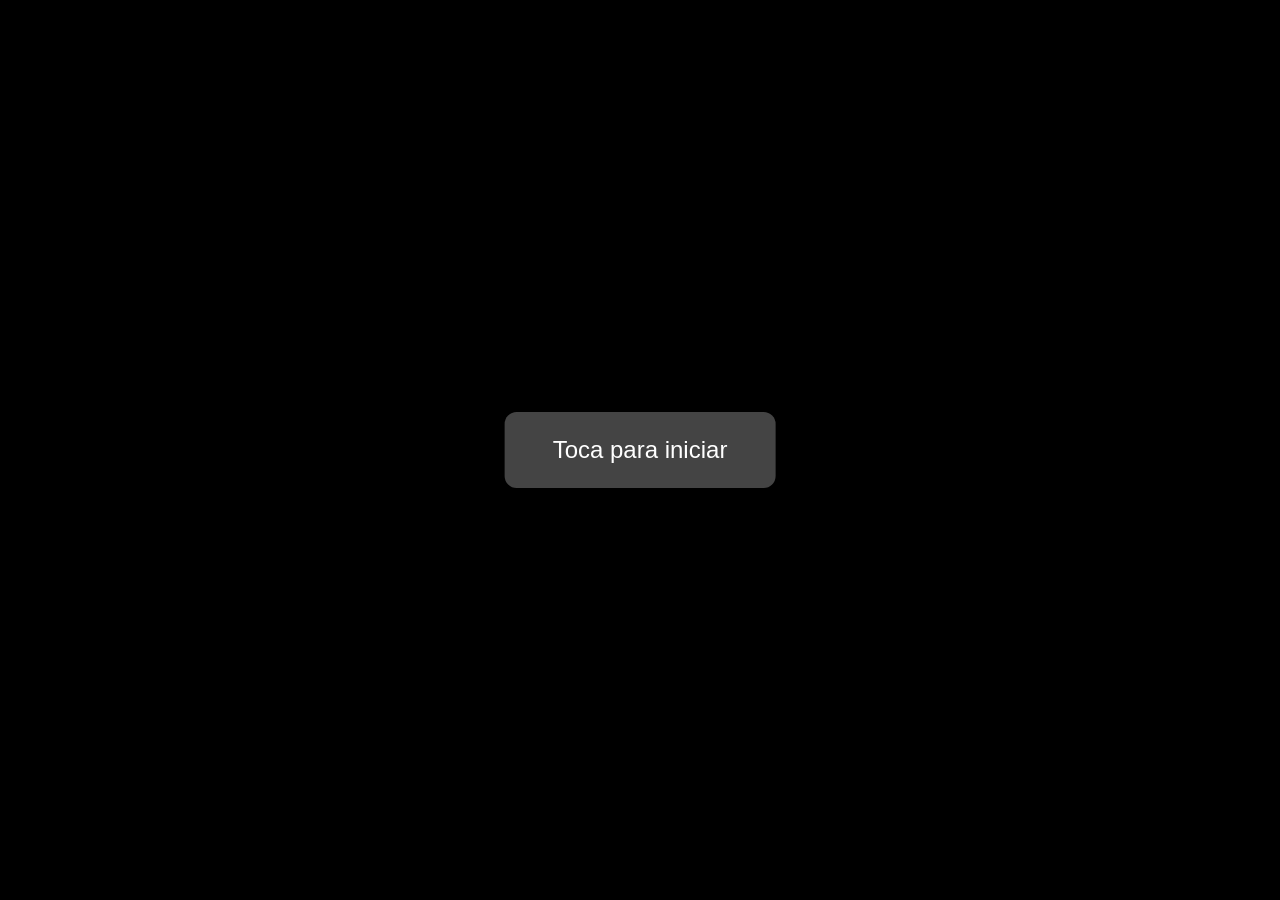
<file: verity/tv.html>
<!DOCTYPE html>
<html lang="es">
<head>
<meta charset="UTF-8">
<meta name="viewport" content="width=device-width, initial-scale=1.0">
<title>Verity - Ventana</title>
<style>
  body { margin: 0; background: #000; overflow: hidden; }
  video {
    position: fixed;
    inset: 0;
    width: 100vw;
    height: 100vh;
    object-fit: cover;
  }
  #fondo-tv { z-index: 1; }
  #efecto-tv {
    z-index: 2;
    opacity: 0;
    transition: opacity 0.2s;
    mix-blend-mode: screen;
  }
  #cinematica-tv {
    z-index: 3;
    opacity: 0;
    transition: opacity 0.2s;
    background: #000;
  }
  #btnIniciar {
    position: fixed;
    top: 50%;
    left: 50%;
    transform: translate(-50%, -50%);
    padding: 24px 48px;
    font-size: 1.5rem;
    border-radius: 12px;
    border: none;
    background: #444;
    color: white;
    z-index: 10;
  }
</style>
</head>
<body>

<button id="btnIniciar">Toca para iniciar</button>

<video id="fondo-tv" playsinline loop></video>
<video id="efecto-tv" playsinline></video>
<video id="cinematica-tv" playsinline></video>
<audio id="musica-tv" loop></audio>

<script src="polling.js"></script>
<script>
  const boton = document.getElementById('btnIniciar');
  const fondo = document.getElementById('fondo-tv');
  const efecto = document.getElementById('efecto-tv');
  const cinematica = document.getElementById('cinematica-tv');
  const musica = document.getElementById('musica-tv');

  const FONDO_DIA = "videos/dia.mp4";

  // Fondos que cambian y se quedan en loop
  const EVENTOS_INICIO_NOCHE_FONDO = {
    "acto1_inicio": "videos/fondo-noche1.mp4",
    "acto2_inicio": "videos/fondo-noche1.mp4",
    "acto3_inicio": "videos/fondo-noche1.mp4",
    "acto3_pila_obtenida": "videos/verity-observando.mp4",
    "acto3_arma_lista": "videos/verity-atacando.mp4",
    "noche4_top_secret": "videos/continuara.mp4"
  };

  // Fondos de "una vez" que al terminar regresan solos a dia.mp4
  const EVENTOS_CIERRE_NOCHE_FONDO = {
    "acto1_cierre": "videos/amanecer-noche1.mp4",
    "acto2_cierre": "videos/amanecer-noche1.mp4",
    "acto3_disparo_arma": "videos/verity-destruida.mp4"
  };

  const EVENTOS_EFECTO = {
    "acto1_trivia_correcto":   "efectos/acto1_trivia_correcto.mp4",
    "acto1_trivia_incorrecto": "efectos/acto1_trivia_incorrecto.mp4",
    "acto1_pista_uv":          "efectos/acto1_pista_uv.mp4"
  };

  const EVENTOS_CINEMATICA = [
    "acto3_transformacion",
    "acto3_reto_final_exito"
  ];

  function iniciarNocheFondo(ruta) {
    fondo.loop = true;
    fondo.src = ruta;
    fondo.play().catch(() => {});
  }

  function iniciarAmanecer(ruta) {
    fondo.loop = false;
    fondo.src = ruta;
    fondo.play().catch(() => {});
    musica.pause();
    musica.currentTime = 0;
  }

  function volverADia() {
    fondo.loop = true;
    fondo.src = FONDO_DIA;
    fondo.play().catch(() => {});
  }

  fondo.addEventListener('ended', () => {
    if (!fondo.loop) volverADia();
  });

  boton.addEventListener('click', () => {
    volverADia();
    boton.style.display = 'none';

    iniciarSondeo((evento) => {
      if (evento === 'reiniciar_todo') {
        efecto.style.opacity = '0';
        cinematica.style.opacity = '0';
        musica.pause();
        musica.currentTime = 0;
        volverADia();
        return;
      }

      if (EVENTOS_INICIO_NOCHE_FONDO[evento]) {
        iniciarNocheFondo(EVENTOS_INICIO_NOCHE_FONDO[evento]);
      } else if (EVENTOS_CIERRE_NOCHE_FONDO[evento]) {
        iniciarAmanecer(EVENTOS_CIERRE_NOCHE_FONDO[evento]);
      } else if (EVENTOS_CINEMATICA.includes(evento)) {
        reproducirCinematica(evento);
      } else if (EVENTOS_EFECTO[evento]) {
        reproducirEfecto(EVENTOS_EFECTO[evento]);
      }
    });
  });

  function reproducirEfecto(ruta) {
    efecto.src = ruta;
    efecto.currentTime = 0;
    efecto.style.opacity = '1';
    efecto.play().catch(() => {});
  }

  efecto.addEventListener('ended', () => {
    efecto.style.opacity = '0';
  });

  function reproducirCinematica(evento) {
    cinematica.src = `videos/${evento}.mp4`;
    cinematica.currentTime = 0;
    cinematica.style.opacity = '1';
    cinematica.play().catch(() => {});
  }

  cinematica.addEventListener('ended', () => {
    cinematica.style.opacity = '0';
  });
</script>
</body>
</html>
</file>
